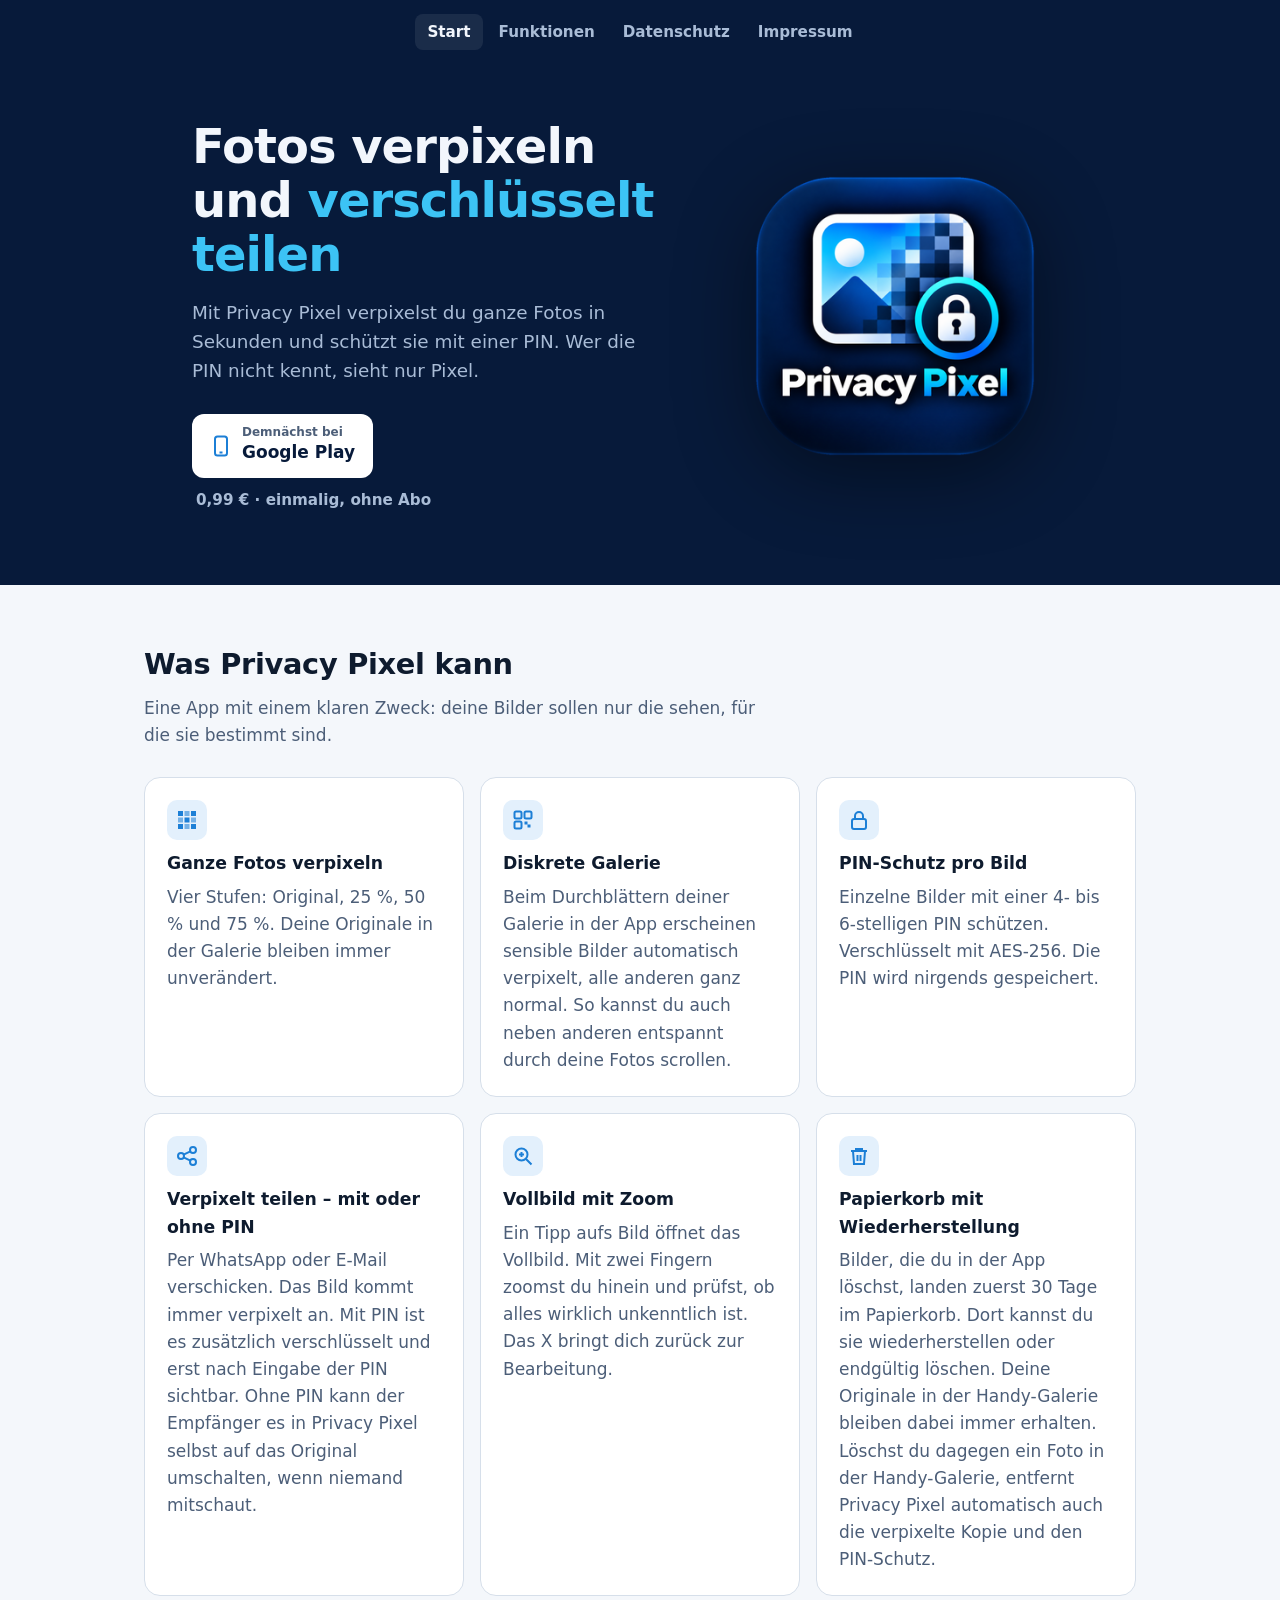
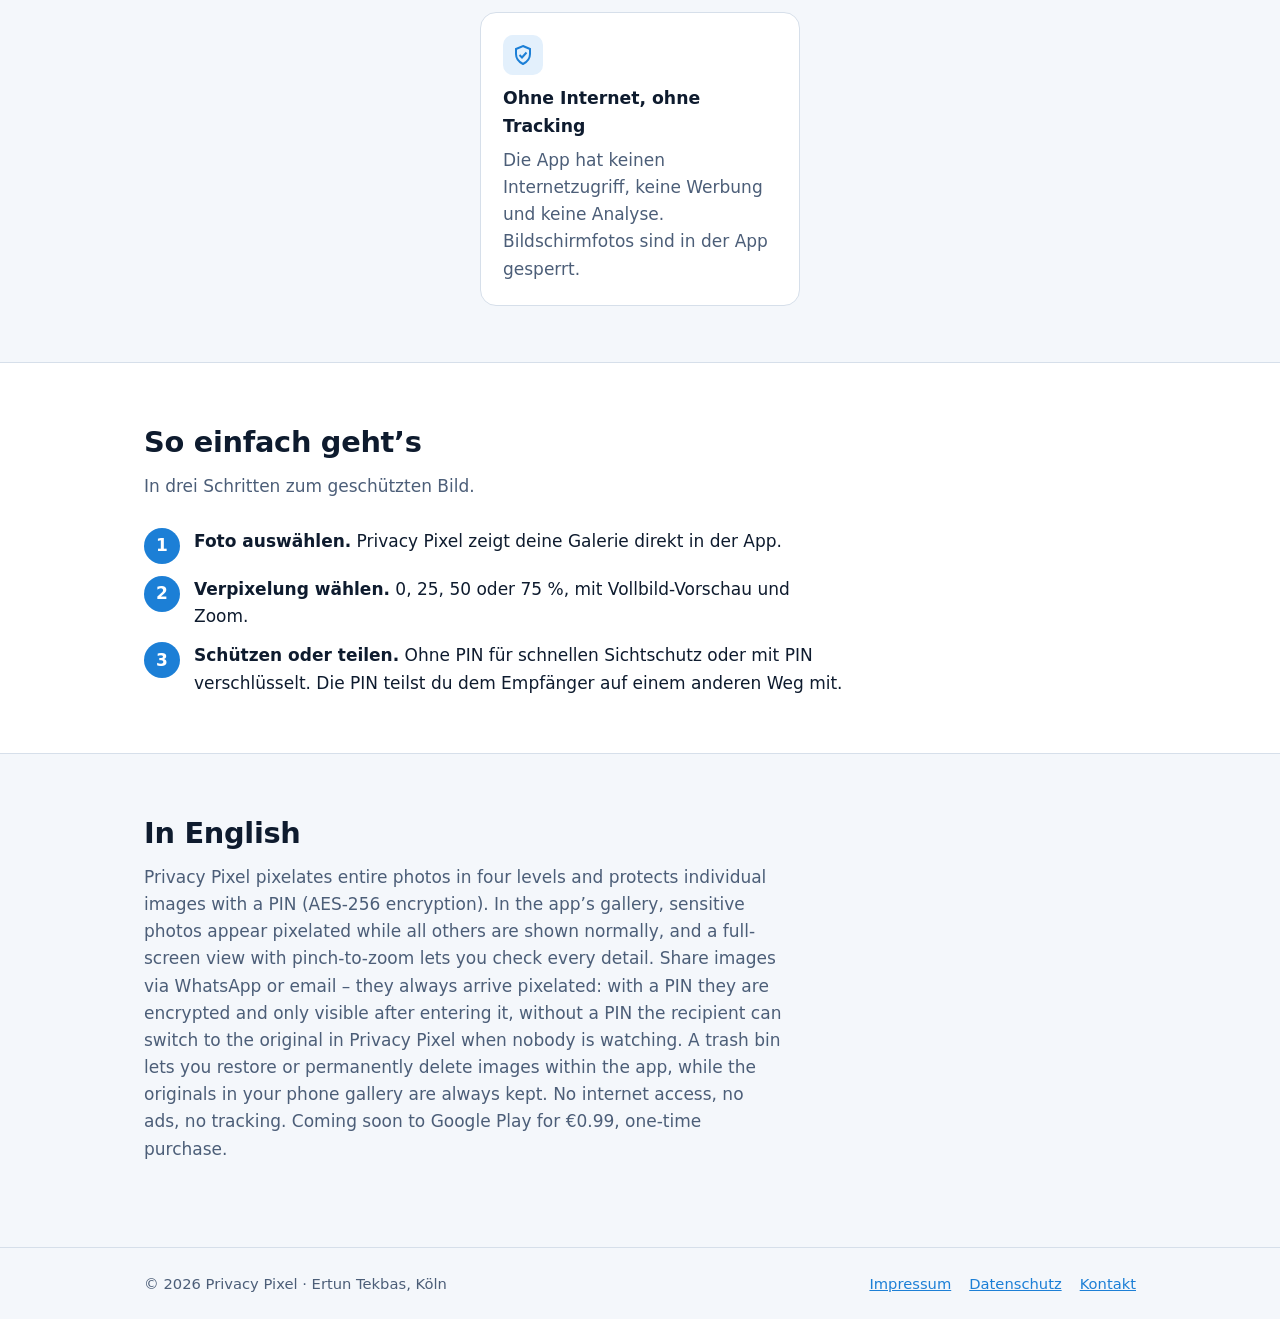
<file: index.html>
<!doctype html>
<html lang="de">
<head>
<meta charset="utf-8">
<meta name="viewport" content="width=device-width, initial-scale=1">
<title>Privacy Pixel</title>
<meta name="description" content="Privacy Pixel – Fotos verpixeln und verschlüsselt teilen. Nur mit PIN sichtbar. Android-App ohne Internetzugriff, ohne Werbung, ohne Tracking.">
<link rel="icon" type="image/png" href="favicon.png">
<link rel="stylesheet" href="style.css">
</head>
<body>

<header class="topbar topbar-home">
  <div class="container">
    <nav aria-label="Hauptnavigation">
      <a href="index.html" aria-current="page">Start</a>
      <a href="#funktionen">Funktionen</a>
      <a href="datenschutz.html">Datenschutz</a>
      <a href="impressum.html">Impressum</a>
    </nav>
  </div>
</header>

<main>
  <section class="hero">
    <div class="container">
      <div>
        <h1>Fotos verpixeln und <span>verschlüsselt teilen</span></h1>
        <p class="lead">Mit Privacy Pixel verpixelst du ganze Fotos in Sekunden und schützt sie mit einer PIN. Wer die PIN nicht kennt, sieht nur Pixel.</p>
        <div class="cta">
          <div class="cta-col">
          <div class="badge-soon">
            <svg width="22" height="22" viewBox="0 0 22 22" fill="none" stroke="#1C7FD6" stroke-width="2" aria-hidden="true"><rect x="5" y="1.5" width="12" height="19" rx="2.5"/><path d="M9.5 17.5h3"/></svg>
            <span><small>Demnächst bei</small>Google Play</span>
          </div>
          <span class="price">0,99 € · einmalig, ohne Abo</span>
          </div>
          
        </div>
      </div>
      <img class="hero-logo" src="logo.png" alt="Privacy Pixel App-Logo">
    </div>
  </section>

  <section class="section" id="funktionen">
    <div class="container">
      <h2>Was Privacy Pixel kann</h2>
      <p class="sub">Eine App mit einem klaren Zweck: deine Bilder sollen nur die sehen, für die sie bestimmt sind.</p>
      <div class="grid">
        <div class="card">
          <div class="icon" aria-hidden="true"><svg width="22" height="22" viewBox="0 0 22 22"><g fill="currentColor"><rect x="2" y="2" width="5" height="5"/><rect x="8.5" y="2" width="5" height="5" opacity=".55"/><rect x="15" y="2" width="5" height="5"/><rect x="2" y="8.5" width="5" height="5" opacity=".55"/><rect x="8.5" y="8.5" width="5" height="5"/><rect x="15" y="8.5" width="5" height="5" opacity=".55"/><rect x="2" y="15" width="5" height="5"/><rect x="8.5" y="15" width="5" height="5" opacity=".55"/><rect x="15" y="15" width="5" height="5"/></g></svg></div>
          <h3>Ganze Fotos verpixeln</h3>
          <p>Vier Stufen: Original, 25 %, 50 % und 75 %. Deine Originale in der Galerie bleiben immer unverändert.</p>
        </div>
        <div class="card">
          <div class="icon" aria-hidden="true"><svg width="22" height="22" viewBox="0 0 22 22" fill="none" stroke="currentColor" stroke-width="2"><rect x="2.5" y="2.5" width="7" height="7" rx="1.5"/><rect x="12.5" y="2.5" width="7" height="7" rx="1.5"/><rect x="2.5" y="12.5" width="7" height="7" rx="1.5"/><path d="M12.5 12.5h3v3h-3zM15.5 15.5h3v3h-3z" fill="currentColor" stroke="none"/></svg></div>
          <h3>Diskrete Galerie</h3>
          <p>Beim Durchblättern deiner Galerie in der App erscheinen sensible Bilder automatisch verpixelt, alle anderen ganz normal. So kannst du auch neben anderen entspannt durch deine Fotos scrollen.</p>
        </div>
        <div class="card">
          <div class="icon" aria-hidden="true"><svg width="22" height="22" viewBox="0 0 22 22" fill="none" stroke="currentColor" stroke-width="2"><rect x="4" y="10" width="14" height="10" rx="2"/><path d="M7 10V7a4 4 0 0 1 8 0v3"/></svg></div>
          <h3>PIN-Schutz pro Bild</h3>
          <p>Einzelne Bilder mit einer 4- bis 6-stelligen PIN schützen. Verschlüsselt mit AES-256. Die PIN wird nirgends gespeichert.</p>
        </div>
        <div class="card">
          <div class="icon" aria-hidden="true"><svg width="22" height="22" viewBox="0 0 22 22" fill="none" stroke="currentColor" stroke-width="2"><circle cx="17" cy="5" r="3"/><circle cx="5" cy="11" r="3"/><circle cx="17" cy="17" r="3"/><path d="M7.6 9.6l6.8-3.2M7.6 12.4l6.8 3.2"/></svg></div>
          <h3>Verpixelt teilen – mit oder ohne PIN</h3>
          <p>Per WhatsApp oder E-Mail verschicken. Das Bild kommt immer verpixelt an. Mit PIN ist es zusätzlich verschlüsselt und erst nach Eingabe der PIN sichtbar. Ohne PIN kann der Empfänger es in Privacy Pixel selbst auf das Original umschalten, wenn niemand mitschaut.</p>
        </div>
        <div class="card">
          <div class="icon" aria-hidden="true"><svg width="22" height="22" viewBox="0 0 22 22" fill="none" stroke="currentColor" stroke-width="2"><circle cx="9.5" cy="9.5" r="6"/><path d="M14 14l5.5 5.5M9.5 7v5M7 9.5h5"/></svg></div>
          <h3>Vollbild mit Zoom</h3>
          <p>Ein Tipp aufs Bild öffnet das Vollbild. Mit zwei Fingern zoomst du hinein und prüfst, ob alles wirklich unkenntlich ist. Das X bringt dich zurück zur Bearbeitung.</p>
        </div>
        <div class="card">
          <div class="icon" aria-hidden="true"><svg width="22" height="22" viewBox="0 0 22 22" fill="none" stroke="currentColor" stroke-width="2"><path d="M3 6h16M8 6V4h6v2M5 6l1 13h10l1-13"/><path d="M9.5 10v6M12.5 10v6"/></svg></div>
          <h3>Papierkorb mit Wiederherstellung</h3>
          <p>Bilder, die du in der App löschst, landen zuerst 30 Tage im Papierkorb. Dort kannst du sie wiederherstellen oder endgültig löschen. Deine Originale in der Handy-Galerie bleiben dabei immer erhalten. Löschst du dagegen ein Foto in der Handy-Galerie, entfernt Privacy Pixel automatisch auch die verpixelte Kopie und den PIN-Schutz.</p>
        </div>
        <div class="card">
          <div class="icon" aria-hidden="true"><svg width="22" height="22" viewBox="0 0 22 22" fill="none" stroke="currentColor" stroke-width="2"><path d="M11 2l7 3v5c0 5-3 8-7 10-4-2-7-5-7-10V5z"/><path d="M7.5 11l2.5 2.5 4.5-5"/></svg></div>
          <h3>Ohne Internet, ohne Tracking</h3>
          <p>Die App hat keinen Internetzugriff, keine Werbung und keine Analyse. Bildschirmfotos sind in der App gesperrt.</p>
        </div>
      </div>
    </div>
  </section>

  <section class="section alt">
    <div class="container">
      <h2>So einfach geht’s</h2>
      <p class="sub">In drei Schritten zum geschützten Bild.</p>
      <ol class="steps">
        <li><div><strong>Foto auswählen.</strong> Privacy Pixel zeigt deine Galerie direkt in der App.</div></li>
        <li><div><strong>Verpixelung wählen.</strong> 0, 25, 50 oder 75 %, mit Vollbild-Vorschau und Zoom.</div></li>
        <li><div><strong>Schützen oder teilen.</strong> Ohne PIN für schnellen Sichtschutz oder mit PIN verschlüsselt. Die PIN teilst du dem Empfänger auf einem anderen Weg mit.</div></li>
      </ol>
    </div>
  </section>

  <section class="section" lang="en">
    <div class="container">
      <h2>In English</h2>
      <p class="sub">Privacy Pixel pixelates entire photos in four levels and protects individual images with a PIN (AES-256 encryption). In the app’s gallery, sensitive photos appear pixelated while all others are shown normally, and a full-screen view with pinch-to-zoom lets you check every detail. Share images via WhatsApp or email – they always arrive pixelated: with a PIN they are encrypted and only visible after entering it, without a PIN the recipient can switch to the original in Privacy Pixel when nobody is watching. A trash bin lets you restore or permanently delete images within the app, while the originals in your phone gallery are always kept. No internet access, no ads, no tracking. Coming soon to Google Play for €0.99, one-time purchase.</p>
    </div>
  </section>
</main>

<footer class="site">
  <div class="container">
    <span>© 2026 Privacy Pixel · Ertun Tekbas, Köln</span>
    <nav aria-label="Rechtliches">
      <a href="impressum.html">Impressum</a>
      <a href="datenschutz.html">Datenschutz</a>
      <a href="mailto:support@privacy-pixel.com">Kontakt</a>
    </nav>
  </div>
</footer>

</body>
</html>
</file>
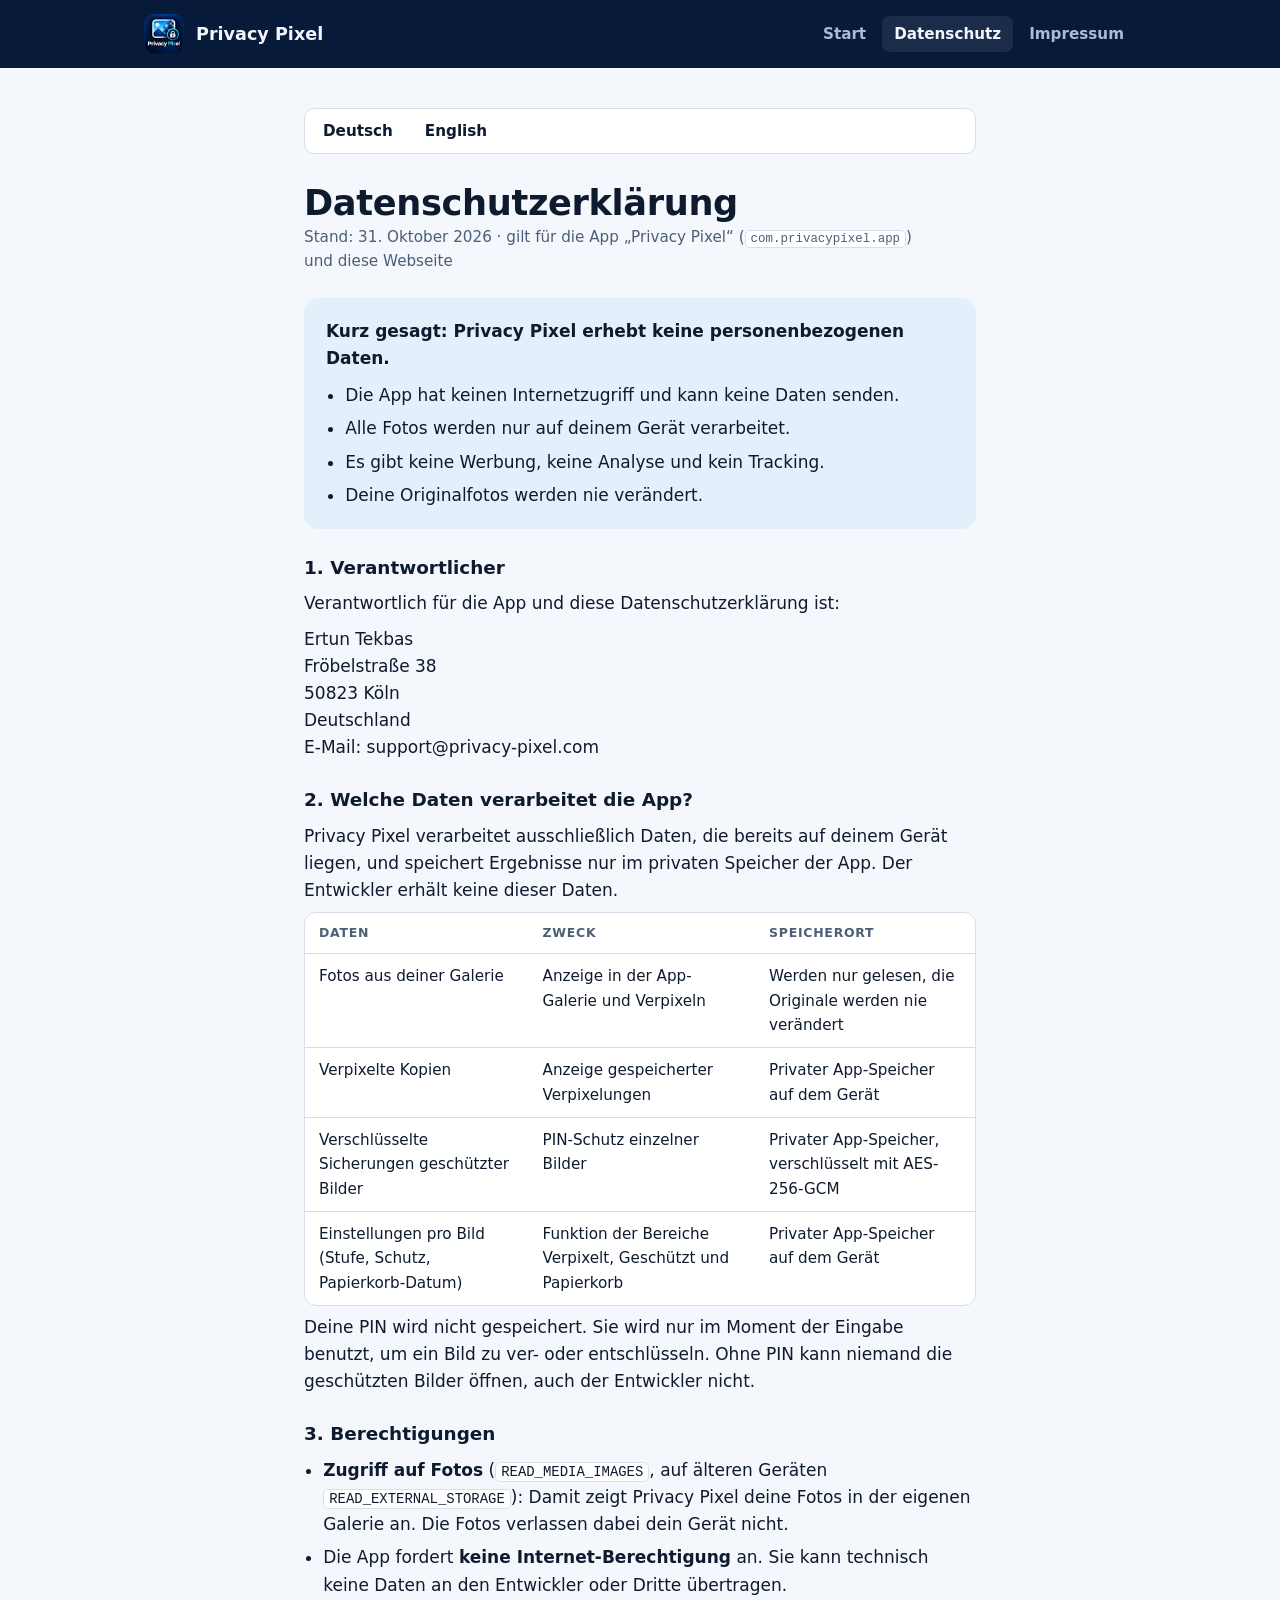
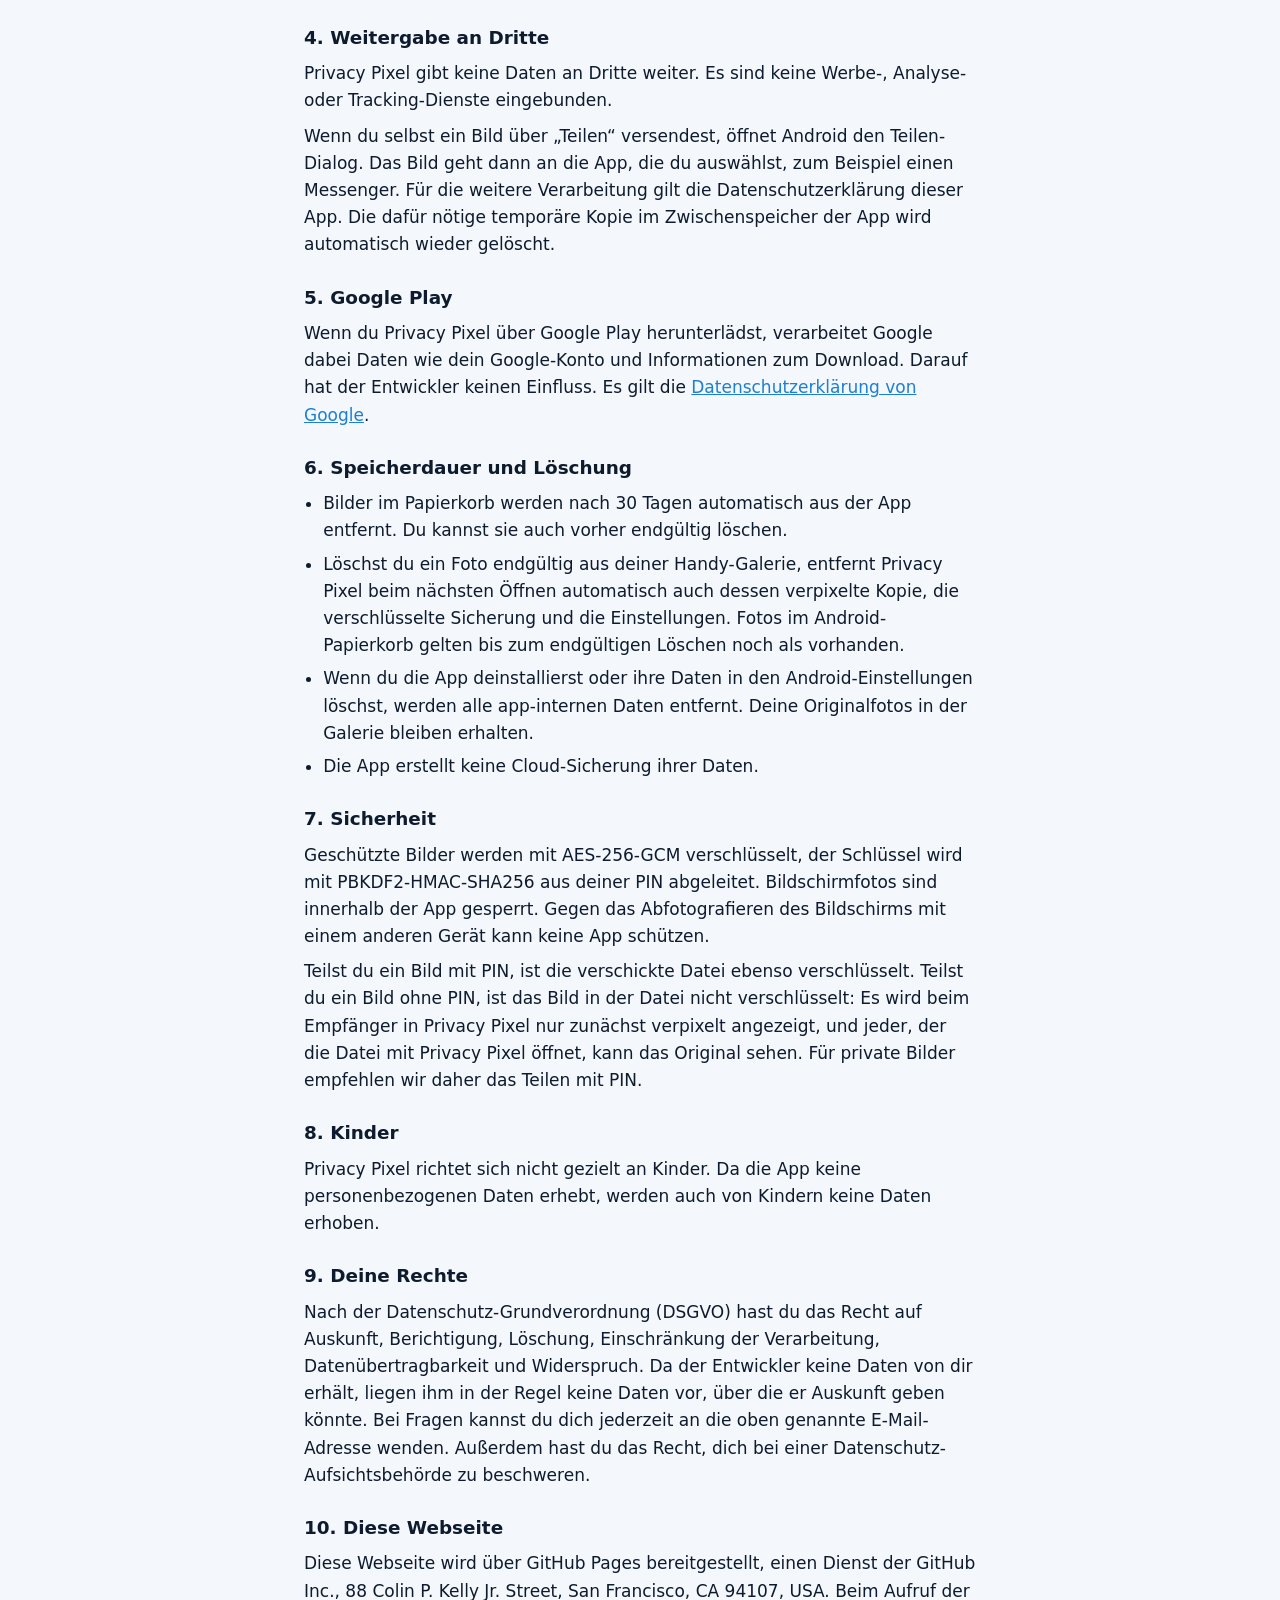
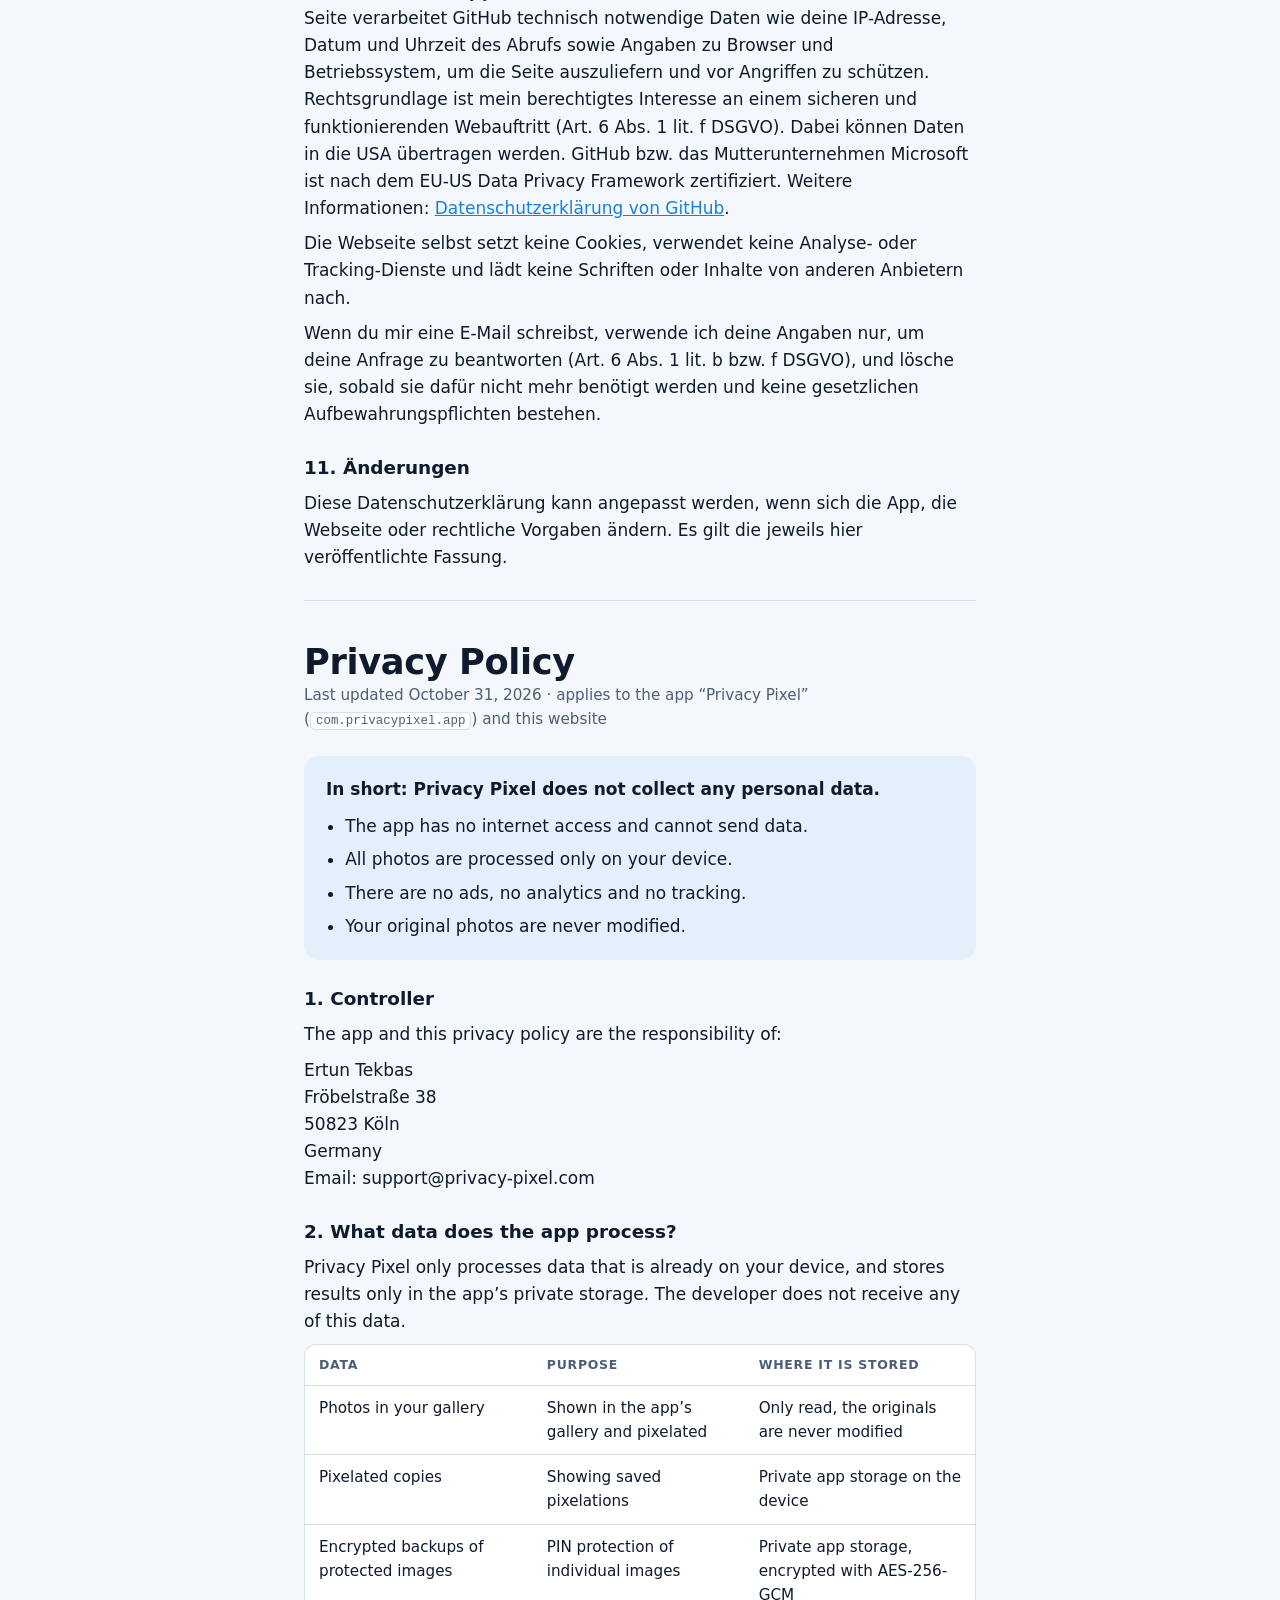
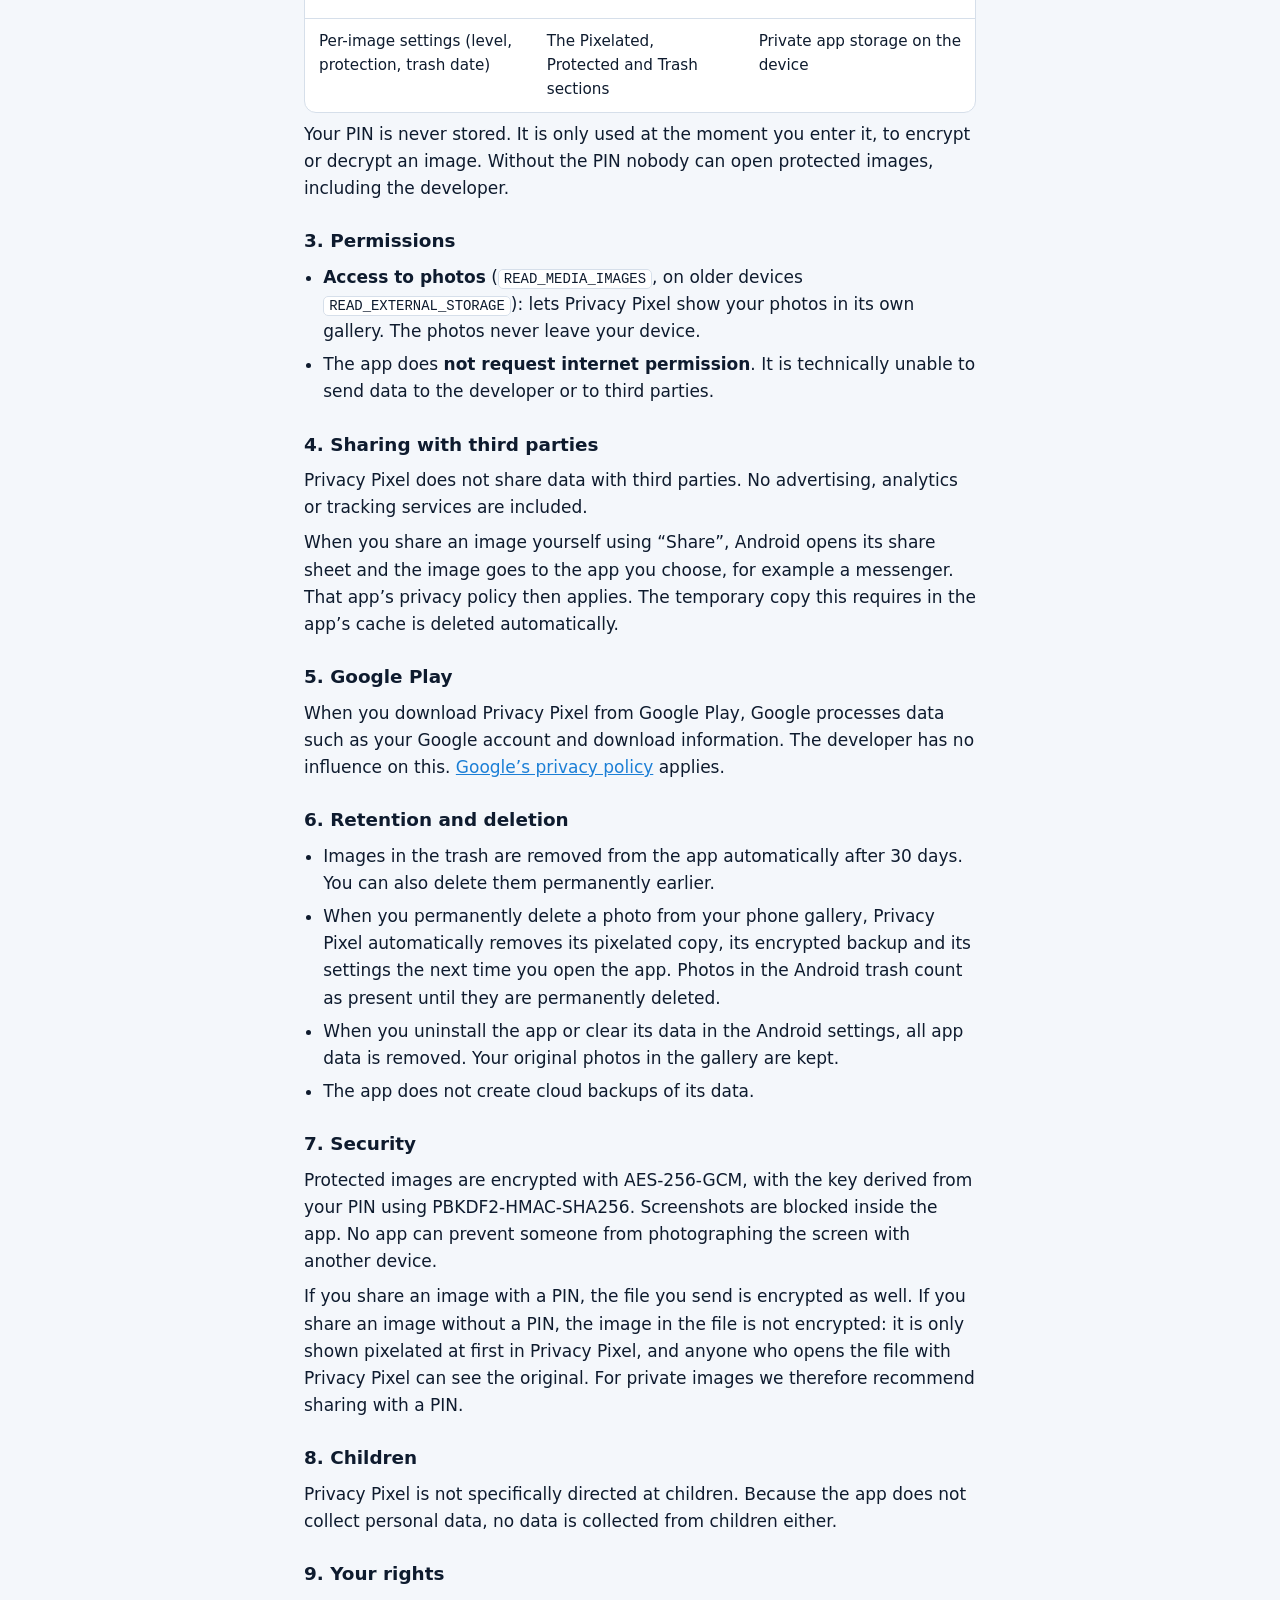
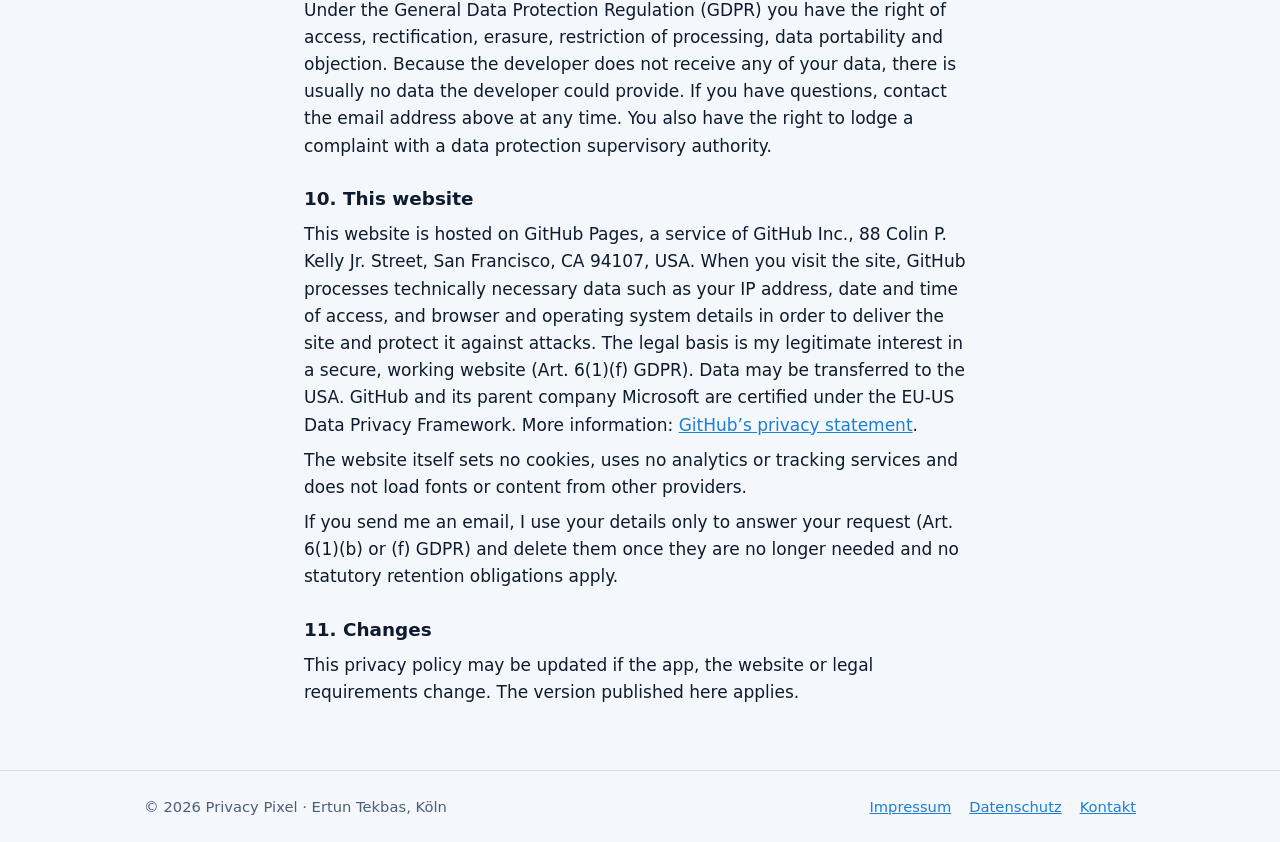
<file: datenschutz.html>
<!doctype html>
<html lang="de">
<head>
<meta charset="utf-8">
<meta name="viewport" content="width=device-width, initial-scale=1">
<title>Privacy Pixel Datenschutz</title>
<meta name="description" content="Datenschutzerklärung der Android-App Privacy Pixel und dieser Webseite / Privacy Policy of the Android app Privacy Pixel and this website">
<link rel="icon" type="image/png" href="favicon.png">
<link rel="stylesheet" href="style.css">
</head>
<body>

<header class="topbar">
  <div class="container">
    <a class="brand" href="index.html"><img src="logo.png" alt="">Privacy Pixel</a>
    <nav aria-label="Hauptnavigation">
      <a href="index.html">Start</a>
      <a href="datenschutz.html" aria-current="page">Datenschutz</a>
      <a href="impressum.html">Impressum</a>
    </nav>
  </div>
</header>

<main class="container narrow doc">
  <nav class="lang-switch" aria-label="Sprache / Language">
    <a href="#de" hreflang="de">Deutsch</a>
    <a href="#en" hreflang="en">English</a>
  </nav>

  <!-- ====================== DEUTSCH ====================== -->
  <article id="de" lang="de">
    <div>
      <h1>Datenschutzerklärung</h1>
      <p class="meta">Stand: 31. Oktober 2026 · gilt für die App „Privacy Pixel“ (<code>com.privacypixel.app</code>) und diese Webseite</p>
    </div>

    <div class="summary">
      <p>Kurz gesagt: Privacy Pixel erhebt keine personenbezogenen Daten.</p>
      <ul>
        <li>Die App hat keinen Internetzugriff und kann keine Daten senden.</li>
        <li>Alle Fotos werden nur auf deinem Gerät verarbeitet.</li>
        <li>Es gibt keine Werbung, keine Analyse und kein Tracking.</li>
        <li>Deine Originalfotos werden nie verändert.</li>
      </ul>
    </div>

    <section>
      <h2>1. Verantwortlicher</h2>
      <p>Verantwortlich für die App und diese Datenschutzerklärung ist:</p>
      <p>Ertun Tekbas<br>
         Fröbelstraße 38<br>
         50823 Köln<br>
         Deutschland<br>
         E-Mail: support@privacy-pixel.com</p>
    </section>

    <section>
      <h2>2. Welche Daten verarbeitet die App?</h2>
      <p>Privacy Pixel verarbeitet ausschließlich Daten, die bereits auf deinem Gerät liegen, und speichert Ergebnisse nur im privaten Speicher der App. Der Entwickler erhält keine dieser Daten.</p>
      <div class="table-wrap">
        <table>
          <thead><tr><th>Daten</th><th>Zweck</th><th>Speicherort</th></tr></thead>
          <tbody>
            <tr><td>Fotos aus deiner Galerie</td><td>Anzeige in der App-Galerie und Verpixeln</td><td>Werden nur gelesen, die Originale werden nie verändert</td></tr>
            <tr><td>Verpixelte Kopien</td><td>Anzeige gespeicherter Verpixelungen</td><td>Privater App-Speicher auf dem Gerät</td></tr>
            <tr><td>Verschlüsselte Sicherungen geschützter Bilder</td><td>PIN-Schutz einzelner Bilder</td><td>Privater App-Speicher, verschlüsselt mit AES-256-GCM</td></tr>
            <tr><td>Einstellungen pro Bild (Stufe, Schutz, Papierkorb-Datum)</td><td>Funktion der Bereiche Verpixelt, Geschützt und Papierkorb</td><td>Privater App-Speicher auf dem Gerät</td></tr>
          </tbody>
        </table>
      </div>
      <p>Deine PIN wird nicht gespeichert. Sie wird nur im Moment der Eingabe benutzt, um ein Bild zu ver- oder entschlüsseln. Ohne PIN kann niemand die geschützten Bilder öffnen, auch der Entwickler nicht.</p>
    </section>

    <section>
      <h2>3. Berechtigungen</h2>
      <ul>
        <li><strong>Zugriff auf Fotos</strong> (<code>READ_MEDIA_IMAGES</code>, auf älteren Geräten <code>READ_EXTERNAL_STORAGE</code>): Damit zeigt Privacy Pixel deine Fotos in der eigenen Galerie an. Die Fotos verlassen dabei dein Gerät nicht.</li>
        <li>Die App fordert <strong>keine Internet-Berechtigung</strong> an. Sie kann technisch keine Daten an den Entwickler oder Dritte übertragen.</li>
      </ul>
    </section>

    <section>
      <h2>4. Weitergabe an Dritte</h2>
      <p>Privacy Pixel gibt keine Daten an Dritte weiter. Es sind keine Werbe-, Analyse- oder Tracking-Dienste eingebunden.</p>
      <p>Wenn du selbst ein Bild über „Teilen“ versendest, öffnet Android den Teilen-Dialog. Das Bild geht dann an die App, die du auswählst, zum Beispiel einen Messenger. Für die weitere Verarbeitung gilt die Datenschutzerklärung dieser App. Die dafür nötige temporäre Kopie im Zwischenspeicher der App wird automatisch wieder gelöscht.</p>
    </section>

    <section>
      <h2>5. Google Play</h2>
      <p>Wenn du Privacy Pixel über Google Play herunterlädst, verarbeitet Google dabei Daten wie dein Google-Konto und Informationen zum Download. Darauf hat der Entwickler keinen Einfluss. Es gilt die <a href="https://policies.google.com/privacy?hl=de" target="_blank" rel="noopener">Datenschutzerklärung von Google</a>.</p>
    </section>

    <section>
      <h2>6. Speicherdauer und Löschung</h2>
      <ul>
        <li>Bilder im Papierkorb werden nach 30 Tagen automatisch aus der App entfernt. Du kannst sie auch vorher endgültig löschen.</li>
        <li>Löschst du ein Foto endgültig aus deiner Handy-Galerie, entfernt Privacy Pixel beim nächsten Öffnen automatisch auch dessen verpixelte Kopie, die verschlüsselte Sicherung und die Einstellungen. Fotos im Android-Papierkorb gelten bis zum endgültigen Löschen noch als vorhanden.</li>
        <li>Wenn du die App deinstallierst oder ihre Daten in den Android-Einstellungen löschst, werden alle app-internen Daten entfernt. Deine Originalfotos in der Galerie bleiben erhalten.</li>
        <li>Die App erstellt keine Cloud-Sicherung ihrer Daten.</li>
      </ul>
    </section>

    <section>
      <h2>7. Sicherheit</h2>
      <p>Geschützte Bilder werden mit AES-256-GCM verschlüsselt, der Schlüssel wird mit PBKDF2-HMAC-SHA256 aus deiner PIN abgeleitet. Bildschirmfotos sind innerhalb der App gesperrt. Gegen das Abfotografieren des Bildschirms mit einem anderen Gerät kann keine App schützen.</p>
      <p>Teilst du ein Bild mit PIN, ist die verschickte Datei ebenso verschlüsselt. Teilst du ein Bild ohne PIN, ist das Bild in der Datei nicht verschlüsselt: Es wird beim Empfänger in Privacy Pixel nur zunächst verpixelt angezeigt, und jeder, der die Datei mit Privacy Pixel öffnet, kann das Original sehen. Für private Bilder empfehlen wir daher das Teilen mit PIN.</p>
    </section>

    <section>
      <h2>8. Kinder</h2>
      <p>Privacy Pixel richtet sich nicht gezielt an Kinder. Da die App keine personenbezogenen Daten erhebt, werden auch von Kindern keine Daten erhoben.</p>
    </section>

    <section>
      <h2>9. Deine Rechte</h2>
      <p>Nach der Datenschutz-Grundverordnung (DSGVO) hast du das Recht auf Auskunft, Berichtigung, Löschung, Einschränkung der Verarbeitung, Datenübertragbarkeit und Widerspruch. Da der Entwickler keine Daten von dir erhält, liegen ihm in der Regel keine Daten vor, über die er Auskunft geben könnte. Bei Fragen kannst du dich jederzeit an die oben genannte E-Mail-Adresse wenden. Außerdem hast du das Recht, dich bei einer Datenschutz-Aufsichtsbehörde zu beschweren.</p>
    </section>

    <section>
      <h2>10. Diese Webseite</h2>
      <p>Diese Webseite wird über GitHub Pages bereitgestellt, einen Dienst der GitHub Inc., 88 Colin P. Kelly Jr. Street, San Francisco, CA 94107, USA. Beim Aufruf der Seite verarbeitet GitHub technisch notwendige Daten wie deine IP-Adresse, Datum und Uhrzeit des Abrufs sowie Angaben zu Browser und Betriebssystem, um die Seite auszuliefern und vor Angriffen zu schützen. Rechtsgrundlage ist mein berechtigtes Interesse an einem sicheren und funktionierenden Webauftritt (Art. 6 Abs. 1 lit. f DSGVO). Dabei können Daten in die USA übertragen werden. GitHub bzw. das Mutterunternehmen Microsoft ist nach dem EU-US Data Privacy Framework zertifiziert. Weitere Informationen: <a href="https://docs.github.com/de/site-policy/privacy-policies/github-general-privacy-statement" target="_blank" rel="noopener">Datenschutzerklärung von GitHub</a>.</p>
      <p>Die Webseite selbst setzt keine Cookies, verwendet keine Analyse- oder Tracking-Dienste und lädt keine Schriften oder Inhalte von anderen Anbietern nach.</p>
      <p>Wenn du mir eine E-Mail schreibst, verwende ich deine Angaben nur, um deine Anfrage zu beantworten (Art. 6 Abs. 1 lit. b bzw. f DSGVO), und lösche sie, sobald sie dafür nicht mehr benötigt werden und keine gesetzlichen Aufbewahrungspflichten bestehen.</p>
    </section>

    <section>
      <h2>11. Änderungen</h2>
      <p>Diese Datenschutzerklärung kann angepasst werden, wenn sich die App, die Webseite oder rechtliche Vorgaben ändern. Es gilt die jeweils hier veröffentlichte Fassung.</p>
    </section>
  </article>

  <!-- ====================== ENGLISH ====================== -->
  <article id="en" lang="en">
    <div>
      <h1>Privacy Policy</h1>
      <p class="meta">Last updated October 31, 2026 · applies to the app “Privacy Pixel” (<code>com.privacypixel.app</code>) and this website</p>
    </div>

    <div class="summary">
      <p>In short: Privacy Pixel does not collect any personal data.</p>
      <ul>
        <li>The app has no internet access and cannot send data.</li>
        <li>All photos are processed only on your device.</li>
        <li>There are no ads, no analytics and no tracking.</li>
        <li>Your original photos are never modified.</li>
      </ul>
    </div>

    <section>
      <h2>1. Controller</h2>
      <p>The app and this privacy policy are the responsibility of:</p>
      <p>Ertun Tekbas<br>
         Fröbelstraße 38<br>
         50823 Köln<br>
         Germany<br>
         Email: support@privacy-pixel.com</p>
    </section>

    <section>
      <h2>2. What data does the app process?</h2>
      <p>Privacy Pixel only processes data that is already on your device, and stores results only in the app’s private storage. The developer does not receive any of this data.</p>
      <div class="table-wrap">
        <table>
          <thead><tr><th>Data</th><th>Purpose</th><th>Where it is stored</th></tr></thead>
          <tbody>
            <tr><td>Photos in your gallery</td><td>Shown in the app’s gallery and pixelated</td><td>Only read, the originals are never modified</td></tr>
            <tr><td>Pixelated copies</td><td>Showing saved pixelations</td><td>Private app storage on the device</td></tr>
            <tr><td>Encrypted backups of protected images</td><td>PIN protection of individual images</td><td>Private app storage, encrypted with AES-256-GCM</td></tr>
            <tr><td>Per-image settings (level, protection, trash date)</td><td>The Pixelated, Protected and Trash sections</td><td>Private app storage on the device</td></tr>
          </tbody>
        </table>
      </div>
      <p>Your PIN is never stored. It is only used at the moment you enter it, to encrypt or decrypt an image. Without the PIN nobody can open protected images, including the developer.</p>
    </section>

    <section>
      <h2>3. Permissions</h2>
      <ul>
        <li><strong>Access to photos</strong> (<code>READ_MEDIA_IMAGES</code>, on older devices <code>READ_EXTERNAL_STORAGE</code>): lets Privacy Pixel show your photos in its own gallery. The photos never leave your device.</li>
        <li>The app does <strong>not request internet permission</strong>. It is technically unable to send data to the developer or to third parties.</li>
      </ul>
    </section>

    <section>
      <h2>4. Sharing with third parties</h2>
      <p>Privacy Pixel does not share data with third parties. No advertising, analytics or tracking services are included.</p>
      <p>When you share an image yourself using “Share”, Android opens its share sheet and the image goes to the app you choose, for example a messenger. That app’s privacy policy then applies. The temporary copy this requires in the app’s cache is deleted automatically.</p>
    </section>

    <section>
      <h2>5. Google Play</h2>
      <p>When you download Privacy Pixel from Google Play, Google processes data such as your Google account and download information. The developer has no influence on this. <a href="https://policies.google.com/privacy?hl=en" target="_blank" rel="noopener">Google’s privacy policy</a> applies.</p>
    </section>

    <section>
      <h2>6. Retention and deletion</h2>
      <ul>
        <li>Images in the trash are removed from the app automatically after 30 days. You can also delete them permanently earlier.</li>
        <li>When you permanently delete a photo from your phone gallery, Privacy Pixel automatically removes its pixelated copy, its encrypted backup and its settings the next time you open the app. Photos in the Android trash count as present until they are permanently deleted.</li>
        <li>When you uninstall the app or clear its data in the Android settings, all app data is removed. Your original photos in the gallery are kept.</li>
        <li>The app does not create cloud backups of its data.</li>
      </ul>
    </section>

    <section>
      <h2>7. Security</h2>
      <p>Protected images are encrypted with AES-256-GCM, with the key derived from your PIN using PBKDF2-HMAC-SHA256. Screenshots are blocked inside the app. No app can prevent someone from photographing the screen with another device.</p>
      <p>If you share an image with a PIN, the file you send is encrypted as well. If you share an image without a PIN, the image in the file is not encrypted: it is only shown pixelated at first in Privacy Pixel, and anyone who opens the file with Privacy Pixel can see the original. For private images we therefore recommend sharing with a PIN.</p>
    </section>

    <section>
      <h2>8. Children</h2>
      <p>Privacy Pixel is not specifically directed at children. Because the app does not collect personal data, no data is collected from children either.</p>
    </section>

    <section>
      <h2>9. Your rights</h2>
      <p>Under the General Data Protection Regulation (GDPR) you have the right of access, rectification, erasure, restriction of processing, data portability and objection. Because the developer does not receive any of your data, there is usually no data the developer could provide. If you have questions, contact the email address above at any time. You also have the right to lodge a complaint with a data protection supervisory authority.</p>
    </section>

    <section>
      <h2>10. This website</h2>
      <p>This website is hosted on GitHub Pages, a service of GitHub Inc., 88 Colin P. Kelly Jr. Street, San Francisco, CA 94107, USA. When you visit the site, GitHub processes technically necessary data such as your IP address, date and time of access, and browser and operating system details in order to deliver the site and protect it against attacks. The legal basis is my legitimate interest in a secure, working website (Art. 6(1)(f) GDPR). Data may be transferred to the USA. GitHub and its parent company Microsoft are certified under the EU-US Data Privacy Framework. More information: <a href="https://docs.github.com/en/site-policy/privacy-policies/github-general-privacy-statement" target="_blank" rel="noopener">GitHub’s privacy statement</a>.</p>
      <p>The website itself sets no cookies, uses no analytics or tracking services and does not load fonts or content from other providers.</p>
      <p>If you send me an email, I use your details only to answer your request (Art. 6(1)(b) or (f) GDPR) and delete them once they are no longer needed and no statutory retention obligations apply.</p>
    </section>

    <section>
      <h2>11. Changes</h2>
      <p>This privacy policy may be updated if the app, the website or legal requirements change. The version published here applies.</p>
    </section>
  </article>

</main>

<footer class="site">
  <div class="container">
    <span>© 2026 Privacy Pixel · Ertun Tekbas, Köln</span>
    <nav aria-label="Rechtliches">
      <a href="impressum.html">Impressum</a>
      <a href="datenschutz.html">Datenschutz</a>
      <a href="mailto:support@privacy-pixel.com">Kontakt</a>
    </nav>
  </div>
</footer>

</body>
</html>
</file>
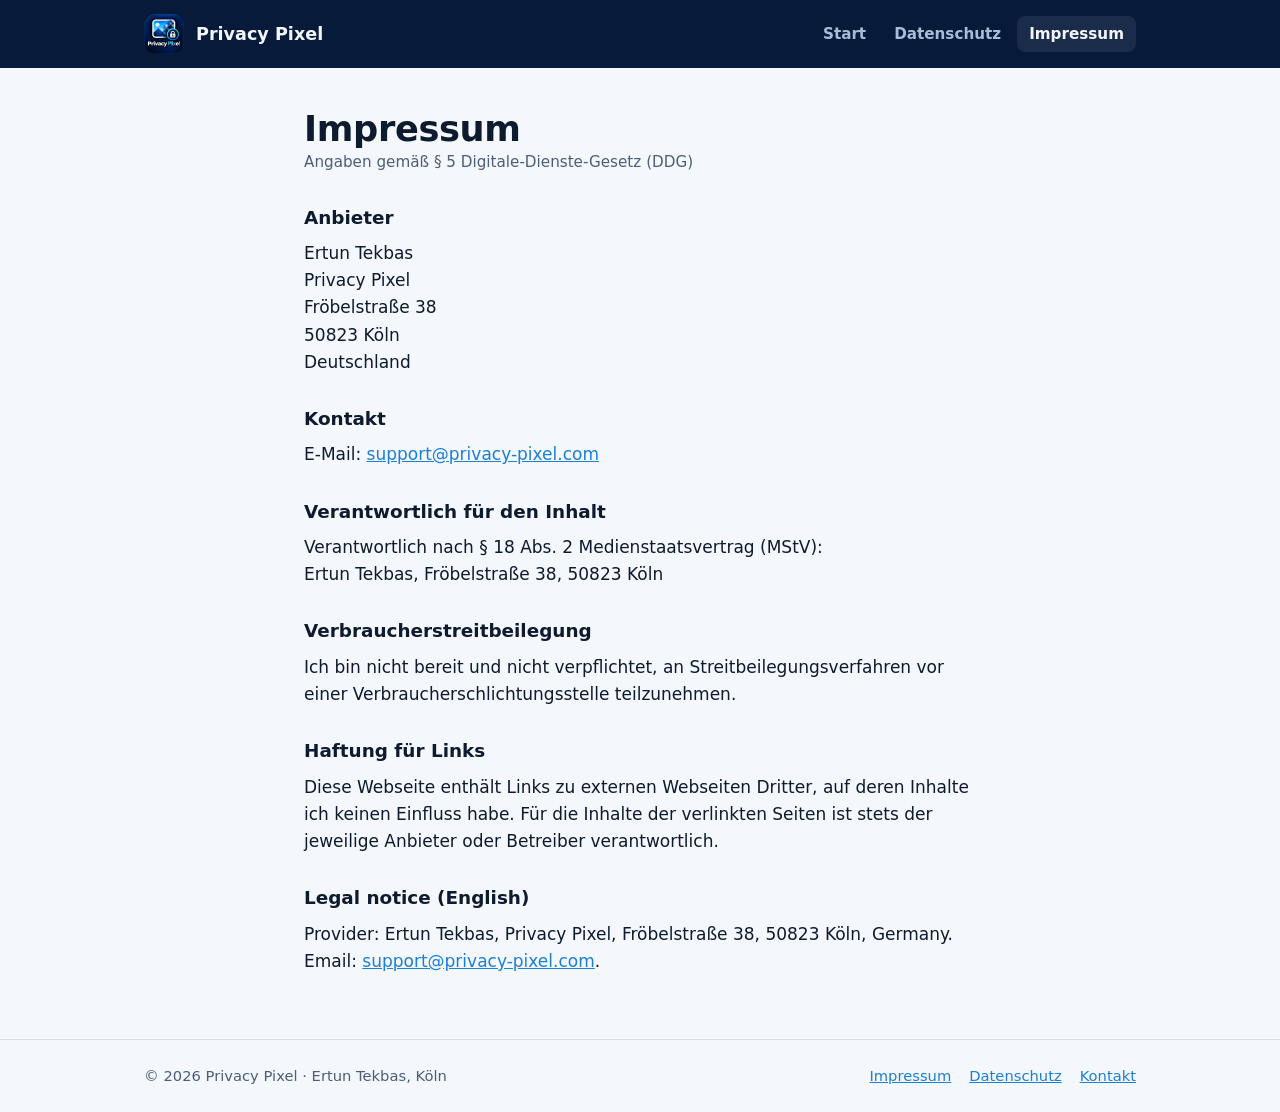
<file: impressum.html>
<!doctype html>
<html lang="de">
<head>
<meta charset="utf-8">
<meta name="viewport" content="width=device-width, initial-scale=1">
<title>Privacy Pixel Impressum</title>
<meta name="description" content="Impressum von Privacy Pixel, Inhaber Ertun Tekbas, Köln.">
<link rel="icon" type="image/png" href="favicon.png">
<link rel="stylesheet" href="style.css">
</head>
<body>

<header class="topbar">
  <div class="container">
    <a class="brand" href="index.html"><img src="logo.png" alt="">Privacy Pixel</a>
    <nav aria-label="Hauptnavigation">
      <a href="index.html">Start</a>
      <a href="datenschutz.html">Datenschutz</a>
      <a href="impressum.html" aria-current="page">Impressum</a>
    </nav>
  </div>
</header>

<main class="container narrow doc">
  <div>
    <h1>Impressum</h1>
    <p class="meta">Angaben gemäß § 5 Digitale-Dienste-Gesetz (DDG)</p>
  </div>

  <section>
    <h2>Anbieter</h2>
    <p>Ertun Tekbas<br>
       Privacy Pixel<br>
       Fröbelstraße 38<br>
       50823 Köln<br>
       Deutschland</p>
  </section>

  <section>
    <h2>Kontakt</h2>
    <p>E-Mail: <a href="mailto:support@privacy-pixel.com">support@privacy-pixel.com</a></p>
  </section>

  <section>
    <h2>Verantwortlich für den Inhalt</h2>
    <p>Verantwortlich nach § 18 Abs. 2 Medienstaatsvertrag (MStV):<br>
       Ertun Tekbas, Fröbelstraße 38, 50823 Köln</p>
  </section>

  <section>
    <h2>Verbraucherstreitbeilegung</h2>
    <p>Ich bin nicht bereit und nicht verpflichtet, an Streitbeilegungsverfahren vor einer Verbraucherschlichtungsstelle teilzunehmen.</p>
  </section>

  <section>
    <h2>Haftung für Links</h2>
    <p>Diese Webseite enthält Links zu externen Webseiten Dritter, auf deren Inhalte ich keinen Einfluss habe. Für die Inhalte der verlinkten Seiten ist stets der jeweilige Anbieter oder Betreiber verantwortlich.</p>
  </section>

  <section lang="en">
    <h2>Legal notice (English)</h2>
    <p>Provider: Ertun Tekbas, Privacy Pixel, Fröbelstraße 38, 50823 Köln, Germany. Email: <a href="mailto:support@privacy-pixel.com">support@privacy-pixel.com</a>.</p>
  </section>
</main>

<footer class="site">
  <div class="container">
    <span>© 2026 Privacy Pixel · Ertun Tekbas, Köln</span>
    <nav aria-label="Rechtliches">
      <a href="impressum.html">Impressum</a>
      <a href="datenschutz.html">Datenschutz</a>
      <a href="mailto:support@privacy-pixel.com">Kontakt</a>
    </nav>
  </div>
</footer>

</body>
</html>
</file>
<file: style.css>
/* Privacy Pixel – gemeinsames Stylesheet für alle Seiten.
   Keine externen Schriften oder Dienste: die Seite lädt nichts von Dritten. */
:root {
  --bg: #F4F7FB;
  --surface: #FFFFFF;
  --ink: #0E1B2E;
  --muted: #4C5E78;
  --line: #D6DFEA;
  --accent: #1C7FD6;
  --accent-soft: #E3F0FC;
  --hero: #071A3A;
  --hero-ink: #F2F6FC;
  --hero-muted: #A9BCD6;
  --cyan: #3CC3F5;
  --font: "Segoe UI", system-ui, -apple-system, Roboto, "Helvetica Neue", Arial, sans-serif;
  --mono: ui-monospace, "Cascadia Mono", Consolas, monospace;
}
@media (prefers-color-scheme: dark) {
  :root:not([data-theme="light"]) {
    --bg: #0A1729; --surface: #12284A; --ink: #F2F6FC; --muted: #A9BCD6; --line: #244A74;
    --accent: #3CC3F5; --accent-soft: #14365C; --hero: #051229;
    color-scheme: dark;
  }
}
:root[data-theme="dark"] {
  --bg: #0A1729; --surface: #12284A; --ink: #F2F6FC; --muted: #A9BCD6; --line: #244A74;
  --accent: #3CC3F5; --accent-soft: #14365C; --hero: #051229;
  color-scheme: dark;
}

* { box-sizing: border-box; }
html { scroll-behavior: smooth; }
@media (prefers-reduced-motion: reduce) { html { scroll-behavior: auto; } }

body {
  margin: 0;
  background: var(--bg);
  color: var(--ink);
  font-family: var(--font);
  font-size: 17px;
  line-height: 1.6;
}
a { color: var(--accent); }
a:focus-visible { outline: 2px solid var(--accent); outline-offset: 2px; border-radius: 3px; }

.container {
  max-width: 64rem;
  margin: 0 auto;
  padding-left: max(16px, env(safe-area-inset-left, 0px));
  padding-right: max(16px, env(safe-area-inset-right, 0px));
}
.narrow { max-width: 44rem; }

/* Kopfzeile */
.topbar { background: var(--hero); color: var(--hero-ink); }
.topbar .container { display: flex; align-items: center; justify-content: space-between; gap: 16px; padding-block: 14px; flex-wrap: wrap; }
.brand { display: flex; align-items: center; gap: 12px; color: inherit; text-decoration: none; font-weight: 700; font-size: 1.1rem; }
.brand img { width: 40px; height: 40px; }
.topbar nav { display: flex; gap: 4px; flex-wrap: wrap; }
.topbar nav a { color: var(--hero-muted); text-decoration: none; font-weight: 600; font-size: 0.95rem; padding: 6px 12px; border-radius: 8px; }
.topbar nav a:hover, .topbar nav a:focus-visible, .topbar nav a[aria-current="page"] { color: var(--hero-ink); background: rgba(255,255,255,0.08); outline: none; }

/* Startseite: nur Navigation, mittig */
.topbar-home .container { justify-content: center; }
.topbar-home nav { justify-content: center; }

/* Startseite: Hero */
.hero { background: var(--hero); color: var(--hero-ink); padding-block: 56px 72px; }
.hero .container { display: grid; grid-template-columns: 1.2fr 1fr; gap: 48px; align-items: center; max-width: 58rem; }
.hero h1 { font-size: clamp(2rem, 5vw, 3rem); line-height: 1.12; margin: 0 0 16px; letter-spacing: -0.02em; text-wrap: balance; }
.hero h1 span { color: var(--cyan); }
.hero p.lead { font-size: 1.15rem; color: var(--hero-muted); margin: 0 0 28px; max-width: 34rem; }
.hero .cta { display: flex; gap: 12px; flex-wrap: wrap; align-items: center; }
.badge-soon { display: inline-flex; align-items: center; gap: 10px; background: #FFFFFF; color: #071A3A; font-weight: 700; padding: 12px 18px; border-radius: 12px; }
.badge-soon small { display: block; font-weight: 600; font-size: 0.75rem; color: #4C5E78; line-height: 1.1; }
.price { color: var(--hero-muted); font-weight: 600; font-size: 0.95rem; }
.cta-col { display: flex; flex-direction: column; align-items: flex-start; gap: 10px; }
.cta-col .price { padding-left: 4px; }
.hero-logo { justify-self: center; width: min(280px, 70vw); aspect-ratio: 1; filter: drop-shadow(0 18px 40px rgba(0,0,0,0.45)); }

/* Abschnitte */
.section { padding-block: 56px; }
.section h2 { font-size: clamp(1.4rem, 3vw, 1.8rem); margin: 0 0 8px; letter-spacing: -0.01em; text-wrap: balance; }
.section p.sub { color: var(--muted); margin: 0 0 28px; max-width: 40rem; }
.grid { display: flex; flex-wrap: wrap; justify-content: center; gap: 16px; }
.grid > .card { flex: 1 1 280px; max-width: calc((100% - 32px) / 3); }
@media (max-width: 960px) { .grid > .card { max-width: calc((100% - 16px) / 2); } }
@media (max-width: 620px) { .grid > .card { max-width: 100%; } }
.card { background: var(--surface); border: 1px solid var(--line); border-radius: 16px; padding: 22px; }
.card h3 { margin: 10px 0 6px; font-size: 1.08rem; }
.card p { margin: 0; color: var(--muted); }
.icon { width: 40px; height: 40px; border-radius: 10px; background: var(--accent-soft); color: var(--accent); display: grid; place-items: center; }
.steps { counter-reset: step; display: grid; gap: 12px; padding: 0; margin: 0; list-style: none; max-width: 44rem; }
.steps li { counter-increment: step; display: grid; grid-template-columns: 36px 1fr; gap: 14px; align-items: start; }
.steps li::before { content: counter(step); width: 36px; height: 36px; border-radius: 50%; background: var(--accent); color: #fff; font-weight: 700; display: grid; place-items: center; }
.alt { background: var(--surface); border-block: 1px solid var(--line); }

/* Rechtstexte */
.doc { padding-block: 40px 64px; display: grid; gap: 28px; }
.doc h1 { font-size: clamp(1.7rem, 4vw, 2.2rem); line-height: 1.2; margin: 0; letter-spacing: -0.01em; }
.doc h2 { font-size: 1.15rem; margin: 0; }
.doc section { display: grid; gap: 8px; }
.doc p, .doc ul { margin: 0; max-width: 65ch; }
.doc ul { padding-left: 1.2rem; display: grid; gap: 6px; }
.meta { color: var(--muted); margin: 6px 0 0; font-size: 0.95rem; }
.summary { background: var(--accent-soft); border-radius: 14px; padding: 20px 22px; display: grid; gap: 10px; }
.summary p { font-weight: 600; }
.lang-switch { display: inline-flex; gap: 4px; padding: 4px; border: 1px solid var(--line); border-radius: 10px; background: var(--surface); }
.lang-switch a { color: var(--ink); text-decoration: none; font-weight: 600; font-size: 0.95rem; padding: 6px 14px; border-radius: 7px; }
.lang-switch a:hover, .lang-switch a:focus-visible { background: var(--accent-soft); color: var(--accent); outline: none; }
article + article { padding-top: 40px; border-top: 1px solid var(--line); }
article { display: grid; gap: 24px; scroll-margin-top: 24px; }
code { font-family: var(--mono); font-size: 0.82em; background: var(--surface); border: 1px solid var(--line); border-radius: 5px; padding: 1px 5px; }
.table-wrap { overflow-x: auto; border: 1px solid var(--line); border-radius: 12px; background: var(--surface); }
table { width: 100%; border-collapse: collapse; font-size: 0.95rem; min-width: 520px; }
th, td { text-align: left; vertical-align: top; padding: 10px 14px; border-bottom: 1px solid var(--line); }
tr:last-child td { border-bottom: none; }
th { font-size: 0.78rem; letter-spacing: 0.06em; text-transform: uppercase; color: var(--muted); font-weight: 600; }

/* Fußzeile */
footer.site { border-top: 1px solid var(--line); color: var(--muted); font-size: 0.92rem; }
footer.site .container { display: flex; justify-content: space-between; gap: 16px; flex-wrap: wrap; padding-block: 24px; }
footer.site nav { display: flex; gap: 18px; flex-wrap: wrap; }

@media (max-width: 760px) {
  .hero { padding-block: 40px 52px; }
  .hero .container { grid-template-columns: 1fr; }
  .hero-logo { grid-row: 1; width: 150px; justify-self: center; }
  /* Handy: alles mittig */
  .hero .container { text-align: center; gap: 24px; }
  .hero p.lead { margin-left: auto; margin-right: auto; }
  .hero .cta { justify-content: center; }
  .cta-col { align-items: center; }
  .cta-col .price { padding-left: 0; }
}
@media (max-width: 480px) {
  /* Navigation in einer Zeile */
  .topbar-home nav { gap: 0; }
  .topbar nav a { font-size: 0.88rem; padding: 6px 9px; }
}
</file>
